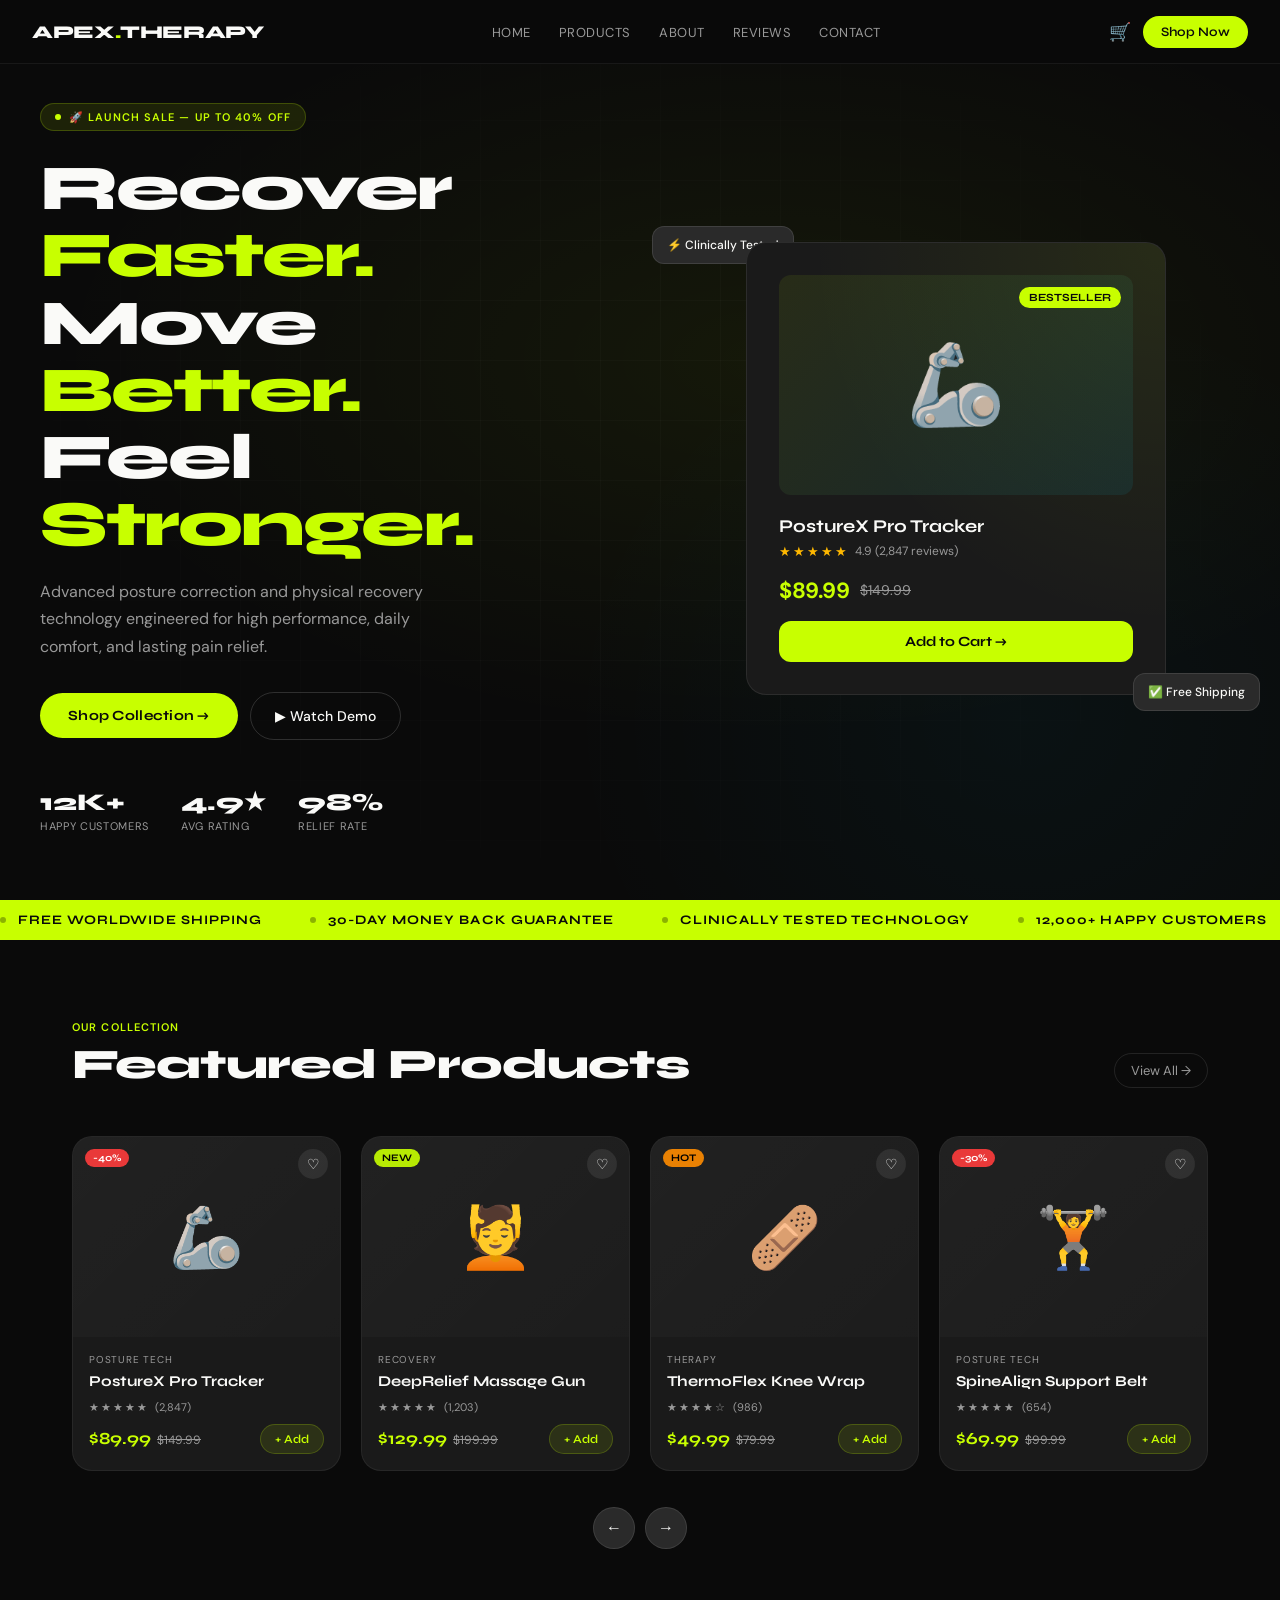
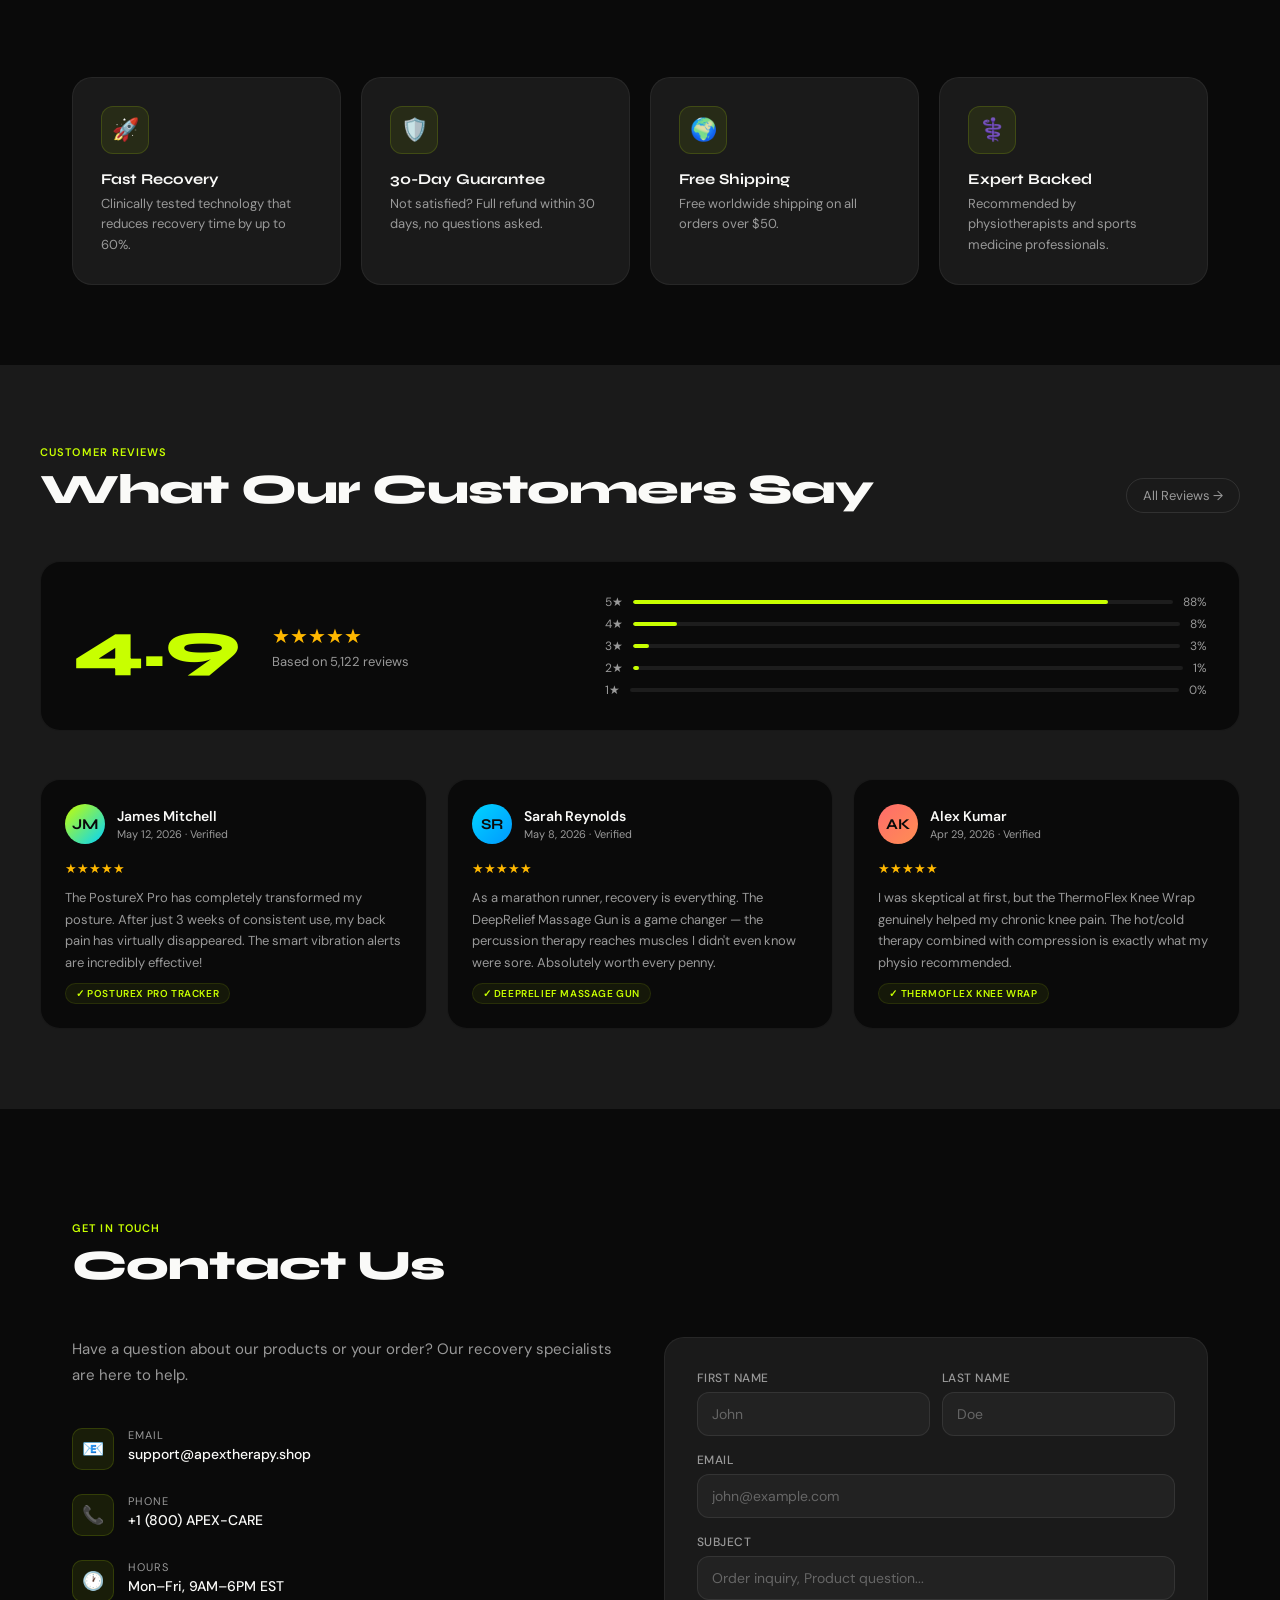
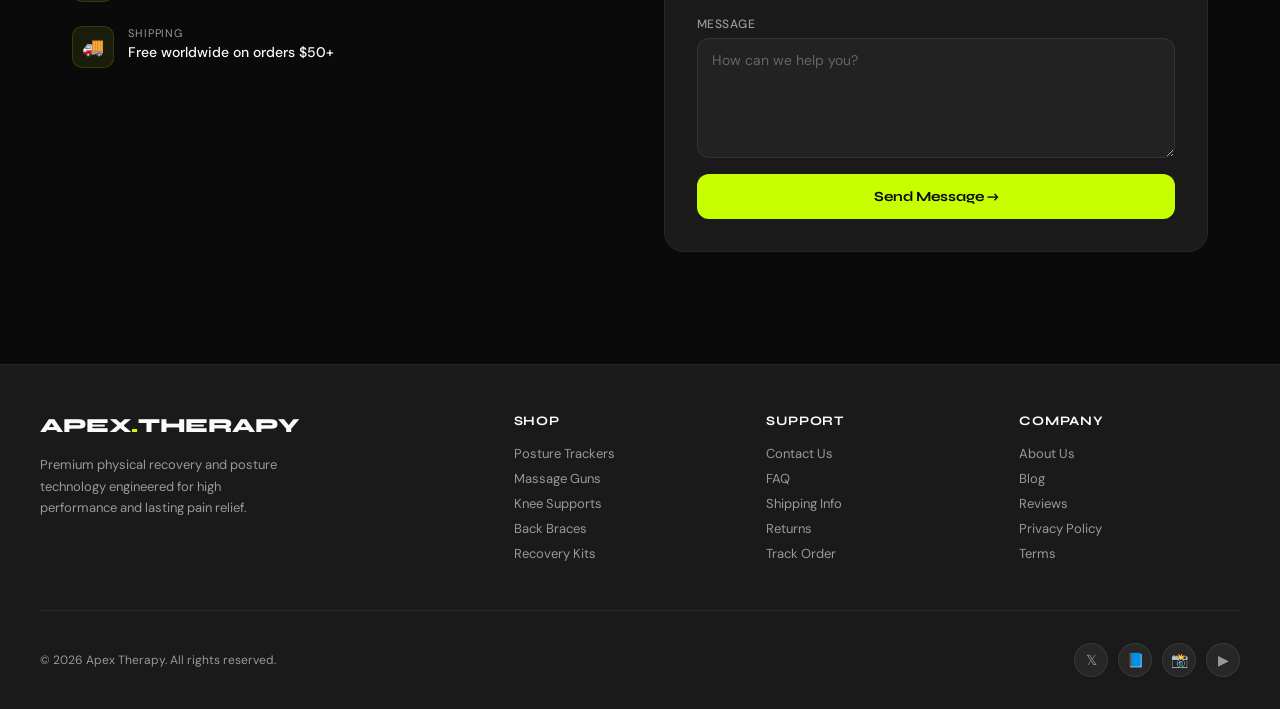
<file: index.html>
<!DOCTYPE html>
<html lang="en">
<head>
<meta charset="UTF-8">
<meta name="viewport" content="width=device-width, initial-scale=1.0">
<title>Apex Therapy — Premium Recovery Tech</title>
<link href="https://fonts.googleapis.com/css2?family=Syne:wght@400;500;600;700;800&family=DM+Sans:wght@300;400;500&display=swap" rel="stylesheet">
<style>
*,*::before,*::after{box-sizing:border-box;margin:0;padding:0}
:root{
  --black:#0A0A0A;--white:#FAFAF8;--accent:#C8FF00;--accent2:#00D4FF;
  --gray:#1A1A1A;--gray2:#2A2A2A;--gray3:#666;--gray4:#999;
  --font-display:'Syne',sans-serif;--font-body:'DM Sans',sans-serif;
  --radius:12px;--radius-lg:20px;
}
html{scroll-behavior:smooth}
body{font-family:var(--font-body);background:var(--black);color:var(--white);overflow-x:hidden}

/* NAV */
nav{position:fixed;top:0;left:0;right:0;z-index:100;padding:0 2rem;height:64px;display:flex;align-items:center;justify-content:space-between;background:rgba(10,10,10,0.85);backdrop-filter:blur(16px);border-bottom:1px solid rgba(255,255,255,0.06)}
.nav-logo{font-family:var(--font-display);font-size:18px;font-weight:800;letter-spacing:-0.02em;color:var(--white)}
.nav-logo span{color:var(--accent)}
.nav-links{display:flex;gap:28px;list-style:none}
.nav-links a{font-size:13px;color:var(--gray4);text-decoration:none;transition:color 0.2s;letter-spacing:0.04em;text-transform:uppercase}
.nav-links a:hover{color:var(--white)}
.nav-cta{background:var(--accent);color:var(--black);font-size:13px;font-weight:600;padding:8px 18px;border-radius:100px;border:none;cursor:pointer;font-family:var(--font-display);letter-spacing:0.02em;transition:all 0.2s}
.nav-cta:hover{transform:translateY(-1px);box-shadow:0 8px 24px rgba(200,255,0,0.3)}
.nav-right{display:flex;align-items:center;gap:12px}
.cart-icon{font-size:18px;cursor:pointer;color:var(--gray4);transition:color 0.2s}
.cart-icon:hover{color:var(--white)}

/* HERO */
.hero{min-height:100vh;padding:100px 2rem 4rem;display:flex;align-items:center;position:relative;overflow:hidden}
.hero-bg{position:absolute;inset:0;background:radial-gradient(ellipse 80% 60% at 60% 40%,rgba(200,255,0,0.06) 0%,transparent 70%),radial-gradient(ellipse 60% 80% at 80% 80%,rgba(0,212,255,0.04) 0%,transparent 60%)}
.hero-grid{position:absolute;inset:0;background-image:linear-gradient(rgba(255,255,255,0.02) 1px,transparent 1px),linear-gradient(90deg,rgba(255,255,255,0.02) 1px,transparent 1px);background-size:60px 60px;mask-image:radial-gradient(ellipse at center,black 30%,transparent 80%)}
.hero-inner{max-width:1200px;margin:0 auto;width:100%;display:grid;grid-template-columns:1fr 1fr;gap:4rem;align-items:center;position:relative;z-index:1}
.hero-tag{display:inline-flex;align-items:center;gap:8px;background:rgba(200,255,0,0.1);border:1px solid rgba(200,255,0,0.2);color:var(--accent);font-size:11px;font-weight:600;letter-spacing:0.1em;text-transform:uppercase;padding:6px 14px;border-radius:100px;margin-bottom:1.5rem}
.hero-tag::before{content:'';width:6px;height:6px;border-radius:50%;background:var(--accent);animation:pulse 2s infinite}
@keyframes pulse{0%,100%{opacity:1;transform:scale(1)}50%{opacity:0.5;transform:scale(1.4)}}
.hero h1{font-family:var(--font-display);font-size:clamp(40px,5vw,68px);font-weight:800;line-height:1.05;letter-spacing:-0.03em;margin-bottom:1.25rem}
.hero h1 em{font-style:normal;color:var(--accent)}
.hero p{font-size:16px;color:var(--gray4);line-height:1.7;max-width:420px;margin-bottom:2rem}
.hero-actions{display:flex;gap:12px;align-items:center;margin-bottom:3rem}
.btn-primary{background:var(--accent);color:var(--black);font-size:14px;font-weight:700;padding:14px 28px;border-radius:100px;border:none;cursor:pointer;font-family:var(--font-display);transition:all 0.2s;letter-spacing:0.02em}
.btn-primary:hover{transform:translateY(-2px);box-shadow:0 12px 32px rgba(200,255,0,0.35)}
.btn-ghost{background:transparent;color:var(--white);font-size:14px;font-weight:500;padding:14px 24px;border-radius:100px;border:1px solid rgba(255,255,255,0.15);cursor:pointer;font-family:var(--font-body);transition:all 0.2s;display:flex;align-items:center;gap:8px}
.btn-ghost:hover{border-color:rgba(255,255,255,0.4);background:rgba(255,255,255,0.05)}
.hero-stats{display:flex;gap:2rem}
.stat{display:flex;flex-direction:column;gap:2px}
.stat-num{font-family:var(--font-display);font-size:24px;font-weight:800;color:var(--white)}
.stat-label{font-size:11px;color:var(--gray4);text-transform:uppercase;letter-spacing:0.06em}
.hero-visual{position:relative;display:flex;align-items:center;justify-content:center}
.hero-card-main{background:var(--gray);border:1px solid rgba(255,255,255,0.08);border-radius:var(--radius-lg);padding:2rem;width:100%;max-width:420px;position:relative;overflow:hidden}
.hero-card-main::before{content:'';position:absolute;inset:0;background:radial-gradient(ellipse at top right,rgba(200,255,0,0.08),transparent 60%)}
.hero-product-img{width:100%;height:220px;background:linear-gradient(135deg,rgba(200,255,0,0.08),rgba(0,212,255,0.08));border-radius:var(--radius);display:flex;align-items:center;justify-content:center;font-size:80px;margin-bottom:1.25rem;position:relative}
.hero-product-badge{position:absolute;top:12px;right:12px;background:var(--accent);color:var(--black);font-size:11px;font-weight:700;padding:4px 10px;border-radius:100px;font-family:var(--font-display)}
.hero-product-name{font-family:var(--font-display);font-size:18px;font-weight:700;margin-bottom:6px}
.hero-product-price{display:flex;align-items:center;gap:10px;margin-bottom:1rem}
.price-new{font-size:22px;font-weight:700;color:var(--accent)}
.price-old{font-size:14px;color:var(--gray4);text-decoration:line-through}
.hero-stars{display:flex;align-items:center;gap:6px;margin-bottom:1rem}
.stars{color:#FFB800;font-size:13px;letter-spacing:2px}
.stars-count{font-size:12px;color:var(--gray4)}
.hero-add-btn{width:100%;background:var(--accent);color:var(--black);font-size:14px;font-weight:700;padding:12px;border-radius:var(--radius);border:none;cursor:pointer;font-family:var(--font-display);transition:all 0.2s}
.hero-add-btn:hover{opacity:0.9}
.float-badge{position:absolute;background:var(--gray2);border:1px solid rgba(255,255,255,0.1);border-radius:var(--radius);padding:10px 14px;font-size:12px;font-weight:500;display:flex;align-items:center;gap:8px;backdrop-filter:blur(8px)}
.float-badge.top-left{top:-16px;left:-20px;animation:float1 3s ease-in-out infinite}
.float-badge.bottom-right{bottom:-16px;right:-20px;animation:float2 3s ease-in-out infinite 1.5s}
@keyframes float1{0%,100%{transform:translateY(0)}50%{transform:translateY(-8px)}}
@keyframes float2{0%,100%{transform:translateY(0)}50%{transform:translateY(8px)}}

/* MARQUEE */
.marquee-wrap{background:var(--accent);padding:12px 0;overflow:hidden}
.marquee-track{display:flex;gap:3rem;animation:marquee 20s linear infinite;width:max-content}
.marquee-item{font-family:var(--font-display);font-size:13px;font-weight:700;color:var(--black);text-transform:uppercase;letter-spacing:0.08em;white-space:nowrap;display:flex;align-items:center;gap:12px}
.marquee-dot{width:6px;height:6px;border-radius:50%;background:rgba(0,0,0,0.3);flex-shrink:0}
@keyframes marquee{0%{transform:translateX(0)}100%{transform:translateX(-50%)}}

/* SECTIONS */
.section{padding:5rem 2rem;max-width:1200px;margin:0 auto}
.section-header{display:flex;align-items:flex-end;justify-content:space-between;margin-bottom:3rem}
.section-label{font-size:11px;font-weight:600;letter-spacing:0.1em;text-transform:uppercase;color:var(--accent);margin-bottom:8px}
.section-title{font-family:var(--font-display);font-size:clamp(28px,4vw,42px);font-weight:800;letter-spacing:-0.02em;line-height:1.1}
.section-link{font-size:13px;color:var(--gray4);text-decoration:none;display:flex;align-items:center;gap:6px;border:1px solid rgba(255,255,255,0.1);padding:8px 16px;border-radius:100px;transition:all 0.2s;white-space:nowrap}
.section-link:hover{color:var(--white);border-color:rgba(255,255,255,0.3)}

/* PRODUCT SLIDER */
.slider-wrap{position:relative;overflow:hidden}
.slider-track{display:flex;gap:20px;transition:transform 0.5s cubic-bezier(0.25,0.46,0.45,0.94);padding-bottom:4px}
.product-card{flex:0 0 calc(25% - 15px);background:var(--gray);border:1px solid rgba(255,255,255,0.06);border-radius:var(--radius-lg);overflow:hidden;transition:all 0.3s;cursor:pointer}
.product-card:hover{border-color:rgba(200,255,0,0.2);transform:translateY(-4px);box-shadow:0 20px 40px rgba(0,0,0,0.4)}
.product-thumb{height:200px;display:flex;align-items:center;justify-content:center;font-size:60px;position:relative;background:linear-gradient(135deg,rgba(255,255,255,0.03),rgba(255,255,255,0.01))}
.product-badge{position:absolute;top:12px;left:12px;font-size:10px;font-weight:700;padding:3px 8px;border-radius:100px;font-family:var(--font-display)}
.badge-sale{background:rgba(255,60,60,0.9);color:#fff}
.badge-new{background:rgba(200,255,0,0.9);color:#000}
.badge-hot{background:rgba(255,140,0,0.9);color:#000}
.product-wish{position:absolute;top:12px;right:12px;width:30px;height:30px;border-radius:50%;background:rgba(255,255,255,0.08);display:flex;align-items:center;justify-content:center;font-size:14px;cursor:pointer;transition:all 0.2s}
.product-wish:hover{background:rgba(255,60,60,0.2)}
.product-body{padding:16px}
.product-cat{font-size:10px;letter-spacing:0.08em;text-transform:uppercase;color:var(--gray4);margin-bottom:6px}
.product-name{font-family:var(--font-display);font-size:15px;font-weight:700;margin-bottom:8px;line-height:1.3}
.product-stars{display:flex;align-items:center;gap:6px;margin-bottom:10px}
.product-stars .stars{font-size:11px}
.product-stars span{font-size:11px;color:var(--gray4)}
.product-footer{display:flex;align-items:center;justify-content:space-between}
.product-price{font-family:var(--font-display);font-size:17px;font-weight:700;color:var(--accent)}
.product-price-old{font-size:12px;color:var(--gray4);text-decoration:line-through;margin-left:6px;font-weight:400}
.product-add{background:rgba(200,255,0,0.1);color:var(--accent);border:1px solid rgba(200,255,0,0.2);font-size:12px;font-weight:600;padding:7px 14px;border-radius:100px;cursor:pointer;font-family:var(--font-display);transition:all 0.2s}
.product-add:hover{background:var(--accent);color:var(--black)}
.slider-nav{display:flex;gap:10px;justify-content:center;margin-top:2rem}
.slider-btn{width:42px;height:42px;border-radius:50%;background:var(--gray2);border:1px solid rgba(255,255,255,0.1);color:var(--white);font-size:16px;cursor:pointer;transition:all 0.2s;display:flex;align-items:center;justify-content:center}
.slider-btn:hover{background:var(--accent);color:var(--black);border-color:var(--accent)}

/* FEATURES */
.features-grid{display:grid;grid-template-columns:repeat(4,1fr);gap:20px;padding:3rem 2rem;max-width:1200px;margin:0 auto}
.feature-card{background:var(--gray);border:1px solid rgba(255,255,255,0.06);border-radius:var(--radius-lg);padding:1.75rem;transition:all 0.3s}
.feature-card:hover{border-color:rgba(200,255,0,0.15);transform:translateY(-3px)}
.feature-icon{width:48px;height:48px;border-radius:12px;background:rgba(200,255,0,0.08);border:1px solid rgba(200,255,0,0.15);display:flex;align-items:center;justify-content:center;font-size:22px;margin-bottom:1rem}
.feature-title{font-family:var(--font-display);font-size:15px;font-weight:700;margin-bottom:6px}
.feature-desc{font-size:13px;color:var(--gray4);line-height:1.6}

/* REVIEWS */
.reviews-section{background:var(--gray);padding:5rem 2rem;margin:2rem 0}
.reviews-inner{max-width:1200px;margin:0 auto}
.reviews-grid{display:grid;grid-template-columns:repeat(3,1fr);gap:20px;margin-top:3rem}
.review-card{background:var(--black);border:1px solid rgba(255,255,255,0.06);border-radius:var(--radius-lg);padding:1.5rem;transition:all 0.3s}
.review-card:hover{border-color:rgba(200,255,0,0.1)}
.review-header{display:flex;align-items:center;gap:12px;margin-bottom:1rem}
.reviewer-avatar{width:40px;height:40px;border-radius:50%;background:linear-gradient(135deg,var(--accent),var(--accent2));display:flex;align-items:center;justify-content:center;font-size:15px;font-weight:700;color:var(--black);font-family:var(--font-display);flex-shrink:0}
.reviewer-name{font-weight:600;font-size:14px;margin-bottom:2px}
.reviewer-date{font-size:11px;color:var(--gray4)}
.review-stars{color:#FFB800;font-size:13px;margin-bottom:10px}
.review-text{font-size:13px;color:var(--gray4);line-height:1.65}
.review-product{display:inline-flex;align-items:center;gap:6px;background:rgba(200,255,0,0.06);border:1px solid rgba(200,255,0,0.1);color:var(--accent);font-size:10px;font-weight:600;padding:3px 10px;border-radius:100px;margin-top:10px;letter-spacing:0.06em;text-transform:uppercase}
.overall-rating{display:flex;align-items:center;gap:2rem;background:var(--black);border:1px solid rgba(255,255,255,0.06);border-radius:var(--radius-lg);padding:2rem;margin-bottom:3rem}
.big-rating{font-family:var(--font-display);font-size:64px;font-weight:800;color:var(--accent);line-height:1}
.rating-details{flex:1}
.rating-stars-big{color:#FFB800;font-size:20px;margin-bottom:4px}
.rating-count{font-size:13px;color:var(--gray4)}
.rating-bars{flex:2;display:flex;flex-direction:column;gap:6px}
.rating-bar-row{display:flex;align-items:center;gap:10px;font-size:12px;color:var(--gray4)}
.rating-bar-track{flex:1;height:4px;background:rgba(255,255,255,0.08);border-radius:100px;overflow:hidden}
.rating-bar-fill{height:100%;border-radius:100px;background:var(--accent)}

/* CONTACT */
.contact-section{padding:5rem 2rem;max-width:1200px;margin:0 auto}
.contact-grid{display:grid;grid-template-columns:1fr 1fr;gap:3rem;align-items:start}
.contact-info{display:flex;flex-direction:column;gap:1.5rem}
.contact-item{display:flex;align-items:flex-start;gap:14px}
.contact-icon{width:42px;height:42px;border-radius:10px;background:rgba(200,255,0,0.08);border:1px solid rgba(200,255,0,0.15);display:flex;align-items:center;justify-content:center;font-size:18px;flex-shrink:0}
.contact-label{font-size:11px;text-transform:uppercase;letter-spacing:0.08em;color:var(--gray4);margin-bottom:3px}
.contact-value{font-size:14px;font-weight:500}
.contact-form{background:var(--gray);border:1px solid rgba(255,255,255,0.06);border-radius:var(--radius-lg);padding:2rem;display:flex;flex-direction:column;gap:16px}
.form-row{display:grid;grid-template-columns:1fr 1fr;gap:12px}
.form-group{display:flex;flex-direction:column;gap:6px}
.form-label{font-size:12px;font-weight:500;color:var(--gray4);letter-spacing:0.04em;text-transform:uppercase}
.form-input{background:rgba(255,255,255,0.04);border:1px solid rgba(255,255,255,0.08);border-radius:var(--radius);padding:12px 14px;color:var(--white);font-size:14px;font-family:var(--font-body);transition:border-color 0.2s;outline:none}
.form-input:focus{border-color:rgba(200,255,0,0.3)}
.form-input::placeholder{color:var(--gray3)}
textarea.form-input{min-height:120px;resize:vertical}
.submit-btn{background:var(--accent);color:var(--black);font-size:14px;font-weight:700;padding:14px;border-radius:var(--radius);border:none;cursor:pointer;font-family:var(--font-display);transition:all 0.2s}
.submit-btn:hover{opacity:0.9;transform:translateY(-1px)}

/* FOOTER */
footer{background:var(--gray);border-top:1px solid rgba(255,255,255,0.06);padding:3rem 2rem 2rem;margin-top:2rem}
.footer-inner{max-width:1200px;margin:0 auto}
.footer-top{display:grid;grid-template-columns:2fr 1fr 1fr 1fr;gap:2rem;margin-bottom:3rem}
.footer-brand p{font-size:13px;color:var(--gray4);line-height:1.65;max-width:260px;margin-top:1rem}
.footer-title{font-family:var(--font-display);font-size:13px;font-weight:700;letter-spacing:0.06em;text-transform:uppercase;margin-bottom:1rem;color:var(--white)}
.footer-links{display:flex;flex-direction:column;gap:8px}
.footer-links a{font-size:13px;color:var(--gray4);text-decoration:none;transition:color 0.2s}
.footer-links a:hover{color:var(--accent)}
.footer-bottom{display:flex;align-items:center;justify-content:space-between;padding-top:2rem;border-top:1px solid rgba(255,255,255,0.06)}
.footer-copy{font-size:12px;color:var(--gray4)}
.footer-social{display:flex;gap:10px}
.social-btn{width:34px;height:34px;border-radius:50%;background:rgba(255,255,255,0.06);border:1px solid rgba(255,255,255,0.08);display:flex;align-items:center;justify-content:center;font-size:14px;cursor:pointer;transition:all 0.2s;text-decoration:none;color:var(--gray4)}
.social-btn:hover{background:var(--accent);color:var(--black);border-color:var(--accent)}

@media(max-width:768px){
  .hero-inner{grid-template-columns:1fr}
  .hero-visual{display:none}
  .product-card{flex:0 0 calc(80% - 10px)}
  .features-grid{grid-template-columns:1fr 1fr}
  .reviews-grid{grid-template-columns:1fr}
  .contact-grid{grid-template-columns:1fr}
  .footer-top{grid-template-columns:1fr 1fr}
  .nav-links{display:none}
  .form-row{grid-template-columns:1fr}
  .overall-rating{flex-direction:column;gap:1rem}
}
</style>
</head>
<body>

<nav>
  <div class="nav-logo">APEX<span>.</span>THERAPY</div>
  <ul class="nav-links">
    <li><a href="#">Home</a></li>
    <li><a href="#">Products</a></li>
    <li><a href="#">About</a></li>
    <li><a href="#">Reviews</a></li>
    <li><a href="#">Contact</a></li>
  </ul>
  <div class="nav-right">
    <span class="cart-icon">🛒</span>
    <button class="nav-cta">Shop Now</button>
  </div>
</nav>

<section class="hero">
  <div class="hero-bg"></div>
  <div class="hero-grid"></div>
  <div class="hero-inner">
    <div class="hero-content">
      <div class="hero-tag">🚀 Launch Sale — Up to 40% Off</div>
      <h1>Recover <em>Faster.</em><br>Move <em>Better.</em><br>Feel <em>Stronger.</em></h1>
      <p>Advanced posture correction and physical recovery technology engineered for high performance, daily comfort, and lasting pain relief.</p>
      <div class="hero-actions">
        <button class="btn-primary">Shop Collection →</button>
        <button class="btn-ghost">▶ Watch Demo</button>
      </div>
      <div class="hero-stats">
        <div class="stat"><span class="stat-num">12K+</span><span class="stat-label">Happy Customers</span></div>
        <div class="stat"><span class="stat-num">4.9★</span><span class="stat-label">Avg Rating</span></div>
        <div class="stat"><span class="stat-num">98%</span><span class="stat-label">Relief Rate</span></div>
      </div>
    </div>
    <div class="hero-visual">
      <div class="float-badge top-left">⚡ Clinically Tested</div>
      <div class="hero-card-main">
        <div class="hero-product-img">🦾<span class="hero-product-badge">BESTSELLER</span></div>
        <div class="hero-product-name">PostureX Pro Tracker</div>
        <div class="hero-stars"><span class="stars">★★★★★</span><span class="stars-count">4.9 (2,847 reviews)</span></div>
        <div class="hero-product-price"><span class="price-new">$89.99</span><span class="price-old">$149.99</span></div>
        <button class="hero-add-btn">Add to Cart →</button>
      </div>
      <div class="float-badge bottom-right">✅ Free Shipping</div>
    </div>
  </div>
</section>

<div class="marquee-wrap">
  <div class="marquee-track">
    <span class="marquee-item"><span class="marquee-dot"></span>Free Worldwide Shipping</span>
    <span class="marquee-item"><span class="marquee-dot"></span>30-Day Money Back Guarantee</span>
    <span class="marquee-item"><span class="marquee-dot"></span>Clinically Tested Technology</span>
    <span class="marquee-item"><span class="marquee-dot"></span>12,000+ Happy Customers</span>
    <span class="marquee-item"><span class="marquee-dot"></span>Premium Recovery Gear</span>
    <span class="marquee-item"><span class="marquee-dot"></span>Free Worldwide Shipping</span>
    <span class="marquee-item"><span class="marquee-dot"></span>30-Day Money Back Guarantee</span>
    <span class="marquee-item"><span class="marquee-dot"></span>Clinically Tested Technology</span>
    <span class="marquee-item"><span class="marquee-dot"></span>12,000+ Happy Customers</span>
    <span class="marquee-item"><span class="marquee-dot"></span>Premium Recovery Gear</span>
  </div>
</div>

<div style="padding:5rem 2rem 0;max-width:1200px;margin:0 auto">
  <div class="section-header">
    <div><div class="section-label">Our Collection</div><div class="section-title">Featured Products</div></div>
    <a href="#" class="section-link">View All →</a>
  </div>
</div>
<div style="padding:0 2rem 5rem;max-width:1200px;margin:0 auto">
  <div class="slider-wrap">
    <div class="slider-track" id="sliderTrack">
      <div class="product-card"><div class="product-thumb">🦾<span class="product-badge badge-sale">-40%</span><span class="product-wish">♡</span></div><div class="product-body"><div class="product-cat">Posture Tech</div><div class="product-name">PostureX Pro Tracker</div><div class="product-stars"><span class="stars">★★★★★</span><span>(2,847)</span></div><div class="product-footer"><div><span class="product-price">$89.99</span><span class="product-price-old">$149.99</span></div><button class="product-add">+ Add</button></div></div></div>
      <div class="product-card"><div class="product-thumb">💆<span class="product-badge badge-new">NEW</span><span class="product-wish">♡</span></div><div class="product-body"><div class="product-cat">Recovery</div><div class="product-name">DeepRelief Massage Gun</div><div class="product-stars"><span class="stars">★★★★★</span><span>(1,203)</span></div><div class="product-footer"><div><span class="product-price">$129.99</span><span class="product-price-old">$199.99</span></div><button class="product-add">+ Add</button></div></div></div>
      <div class="product-card"><div class="product-thumb">🩹<span class="product-badge badge-hot">HOT</span><span class="product-wish">♡</span></div><div class="product-body"><div class="product-cat">Therapy</div><div class="product-name">ThermoFlex Knee Wrap</div><div class="product-stars"><span class="stars">★★★★☆</span><span>(986)</span></div><div class="product-footer"><div><span class="product-price">$49.99</span><span class="product-price-old">$79.99</span></div><button class="product-add">+ Add</button></div></div></div>
      <div class="product-card"><div class="product-thumb">🏋️<span class="product-badge badge-sale">-30%</span><span class="product-wish">♡</span></div><div class="product-body"><div class="product-cat">Posture Tech</div><div class="product-name">SpineAlign Support Belt</div><div class="product-stars"><span class="stars">★★★★★</span><span>(654)</span></div><div class="product-footer"><div><span class="product-price">$69.99</span><span class="product-price-old">$99.99</span></div><button class="product-add">+ Add</button></div></div></div>
      <div class="product-card"><div class="product-thumb">🔥<span class="product-badge badge-new">NEW</span><span class="product-wish">♡</span></div><div class="product-body"><div class="product-cat">Recovery</div><div class="product-name">CryoTherapy Ice Pack Pro</div><div class="product-stars"><span class="stars">★★★★★</span><span>(432)</span></div><div class="product-footer"><div><span class="product-price">$34.99</span><span class="product-price-old">$54.99</span></div><button class="product-add">+ Add</button></div></div></div>
    </div>
  </div>
  <div class="slider-nav">
    <button class="slider-btn" onclick="slide(-1)">←</button>
    <button class="slider-btn" onclick="slide(1)">→</button>
  </div>
</div>

<div class="features-grid">
  <div class="feature-card"><div class="feature-icon">🚀</div><div class="feature-title">Fast Recovery</div><div class="feature-desc">Clinically tested technology that reduces recovery time by up to 60%.</div></div>
  <div class="feature-card"><div class="feature-icon">🛡️</div><div class="feature-title">30-Day Guarantee</div><div class="feature-desc">Not satisfied? Full refund within 30 days, no questions asked.</div></div>
  <div class="feature-card"><div class="feature-icon">🌍</div><div class="feature-title">Free Shipping</div><div class="feature-desc">Free worldwide shipping on all orders over $50.</div></div>
  <div class="feature-card"><div class="feature-icon">⚕️</div><div class="feature-title">Expert Backed</div><div class="feature-desc">Recommended by physiotherapists and sports medicine professionals.</div></div>
</div>

<div class="reviews-section">
  <div class="reviews-inner">
    <div class="section-header">
      <div><div class="section-label">Customer Reviews</div><div class="section-title">What Our Customers Say</div></div>
      <a href="#" class="section-link">All Reviews →</a>
    </div>
    <div class="overall-rating">
      <div class="big-rating">4.9</div>
      <div class="rating-details"><div class="rating-stars-big">★★★★★</div><div class="rating-count">Based on 5,122 reviews</div></div>
      <div class="rating-bars">
        <div class="rating-bar-row"><span>5★</span><div class="rating-bar-track"><div class="rating-bar-fill" style="width:88%"></div></div><span>88%</span></div>
        <div class="rating-bar-row"><span>4★</span><div class="rating-bar-track"><div class="rating-bar-fill" style="width:8%"></div></div><span>8%</span></div>
        <div class="rating-bar-row"><span>3★</span><div class="rating-bar-track"><div class="rating-bar-fill" style="width:3%"></div></div><span>3%</span></div>
        <div class="rating-bar-row"><span>2★</span><div class="rating-bar-track"><div class="rating-bar-fill" style="width:1%"></div></div><span>1%</span></div>
        <div class="rating-bar-row"><span>1★</span><div class="rating-bar-track"><div class="rating-bar-fill" style="width:0%"></div></div><span>0%</span></div>
      </div>
    </div>
    <div class="reviews-grid">
      <div class="review-card"><div class="review-header"><div class="reviewer-avatar">JM</div><div><div class="reviewer-name">James Mitchell</div><div class="reviewer-date">May 12, 2026 · Verified</div></div></div><div class="review-stars">★★★★★</div><div class="review-text">The PostureX Pro has completely transformed my posture. After just 3 weeks of consistent use, my back pain has virtually disappeared. The smart vibration alerts are incredibly effective!</div><span class="review-product">✓ PostureX Pro Tracker</span></div>
      <div class="review-card"><div class="review-header"><div class="reviewer-avatar" style="background:linear-gradient(135deg,#00D4FF,#0099FF)">SR</div><div><div class="reviewer-name">Sarah Reynolds</div><div class="reviewer-date">May 8, 2026 · Verified</div></div></div><div class="review-stars">★★★★★</div><div class="review-text">As a marathon runner, recovery is everything. The DeepRelief Massage Gun is a game changer — the percussion therapy reaches muscles I didn't even know were sore. Absolutely worth every penny.</div><span class="review-product">✓ DeepRelief Massage Gun</span></div>
      <div class="review-card"><div class="review-header"><div class="reviewer-avatar" style="background:linear-gradient(135deg,#FF6B6B,#FF8E53)">AK</div><div><div class="reviewer-name">Alex Kumar</div><div class="reviewer-date">Apr 29, 2026 · Verified</div></div></div><div class="review-stars">★★★★★</div><div class="review-text">I was skeptical at first, but the ThermoFlex Knee Wrap genuinely helped my chronic knee pain. The hot/cold therapy combined with compression is exactly what my physio recommended.</div><span class="review-product">✓ ThermoFlex Knee Wrap</span></div>
    </div>
  </div>
</div>

<div class="contact-section">
  <div class="section-header">
    <div><div class="section-label">Get In Touch</div><div class="section-title">Contact Us</div></div>
  </div>
  <div class="contact-grid">
    <div class="contact-info">
      <p style="font-size:15px;color:var(--gray4);line-height:1.7;margin-bottom:1rem">Have a question about our products or your order? Our recovery specialists are here to help.</p>
      <div class="contact-item"><div class="contact-icon">📧</div><div><div class="contact-label">Email</div><div class="contact-value">support@apextherapy.shop</div></div></div>
      <div class="contact-item"><div class="contact-icon">📞</div><div><div class="contact-label">Phone</div><div class="contact-value">+1 (800) APEX-CARE</div></div></div>
      <div class="contact-item"><div class="contact-icon">🕐</div><div><div class="contact-label">Hours</div><div class="contact-value">Mon–Fri, 9AM–6PM EST</div></div></div>
      <div class="contact-item"><div class="contact-icon">🚚</div><div><div class="contact-label">Shipping</div><div class="contact-value">Free worldwide on orders $50+</div></div></div>
    </div>
    <div class="contact-form">
      <div class="form-row">
        <div class="form-group"><label class="form-label">First Name</label><input class="form-input" placeholder="John"/></div>
        <div class="form-group"><label class="form-label">Last Name</label><input class="form-input" placeholder="Doe"/></div>
      </div>
      <div class="form-group"><label class="form-label">Email</label><input class="form-input" placeholder="john@example.com"/></div>
      <div class="form-group"><label class="form-label">Subject</label><input class="form-input" placeholder="Order inquiry, Product question..."/></div>
      <div class="form-group"><label class="form-label">Message</label><textarea class="form-input" placeholder="How can we help you?"></textarea></div>
      <button class="submit-btn">Send Message →</button>
    </div>
  </div>
</div>

<footer>
  <div class="footer-inner">
    <div class="footer-top">
      <div class="footer-brand">
        <div class="nav-logo" style="font-size:20px">APEX<span style="color:var(--accent)">.</span>THERAPY</div>
        <p>Premium physical recovery and posture technology engineered for high performance and lasting pain relief.</p>
      </div>
      <div><div class="footer-title">Shop</div><div class="footer-links"><a href="#">Posture Trackers</a><a href="#">Massage Guns</a><a href="#">Knee Supports</a><a href="#">Back Braces</a><a href="#">Recovery Kits</a></div></div>
      <div><div class="footer-title">Support</div><div class="footer-links"><a href="#">Contact Us</a><a href="#">FAQ</a><a href="#">Shipping Info</a><a href="#">Returns</a><a href="#">Track Order</a></div></div>
      <div><div class="footer-title">Company</div><div class="footer-links"><a href="#">About Us</a><a href="#">Blog</a><a href="#">Reviews</a><a href="#">Privacy Policy</a><a href="#">Terms</a></div></div>
    </div>
    <div class="footer-bottom">
      <div class="footer-copy">© 2026 Apex Therapy. All rights reserved.</div>
      <div class="footer-social">
        <a href="#" class="social-btn">𝕏</a>
        <a href="#" class="social-btn">📘</a>
        <a href="#" class="social-btn">📸</a>
        <a href="#" class="social-btn">▶</a>
      </div>
    </div>
  </div>
</footer>

<script>
let pos=0;
const track=document.getElementById('sliderTrack');
const cards=track.querySelectorAll('.product-card');
function getCardWidth(){return cards[0].offsetWidth+20}
const maxPos=cards.length-4;
function slide(dir){
  pos=Math.max(0,Math.min(maxPos,pos+dir));
  track.style.transform=`translateX(-${pos*getCardWidth()}px)`;
}
</script>
</body>
</html>
</file>
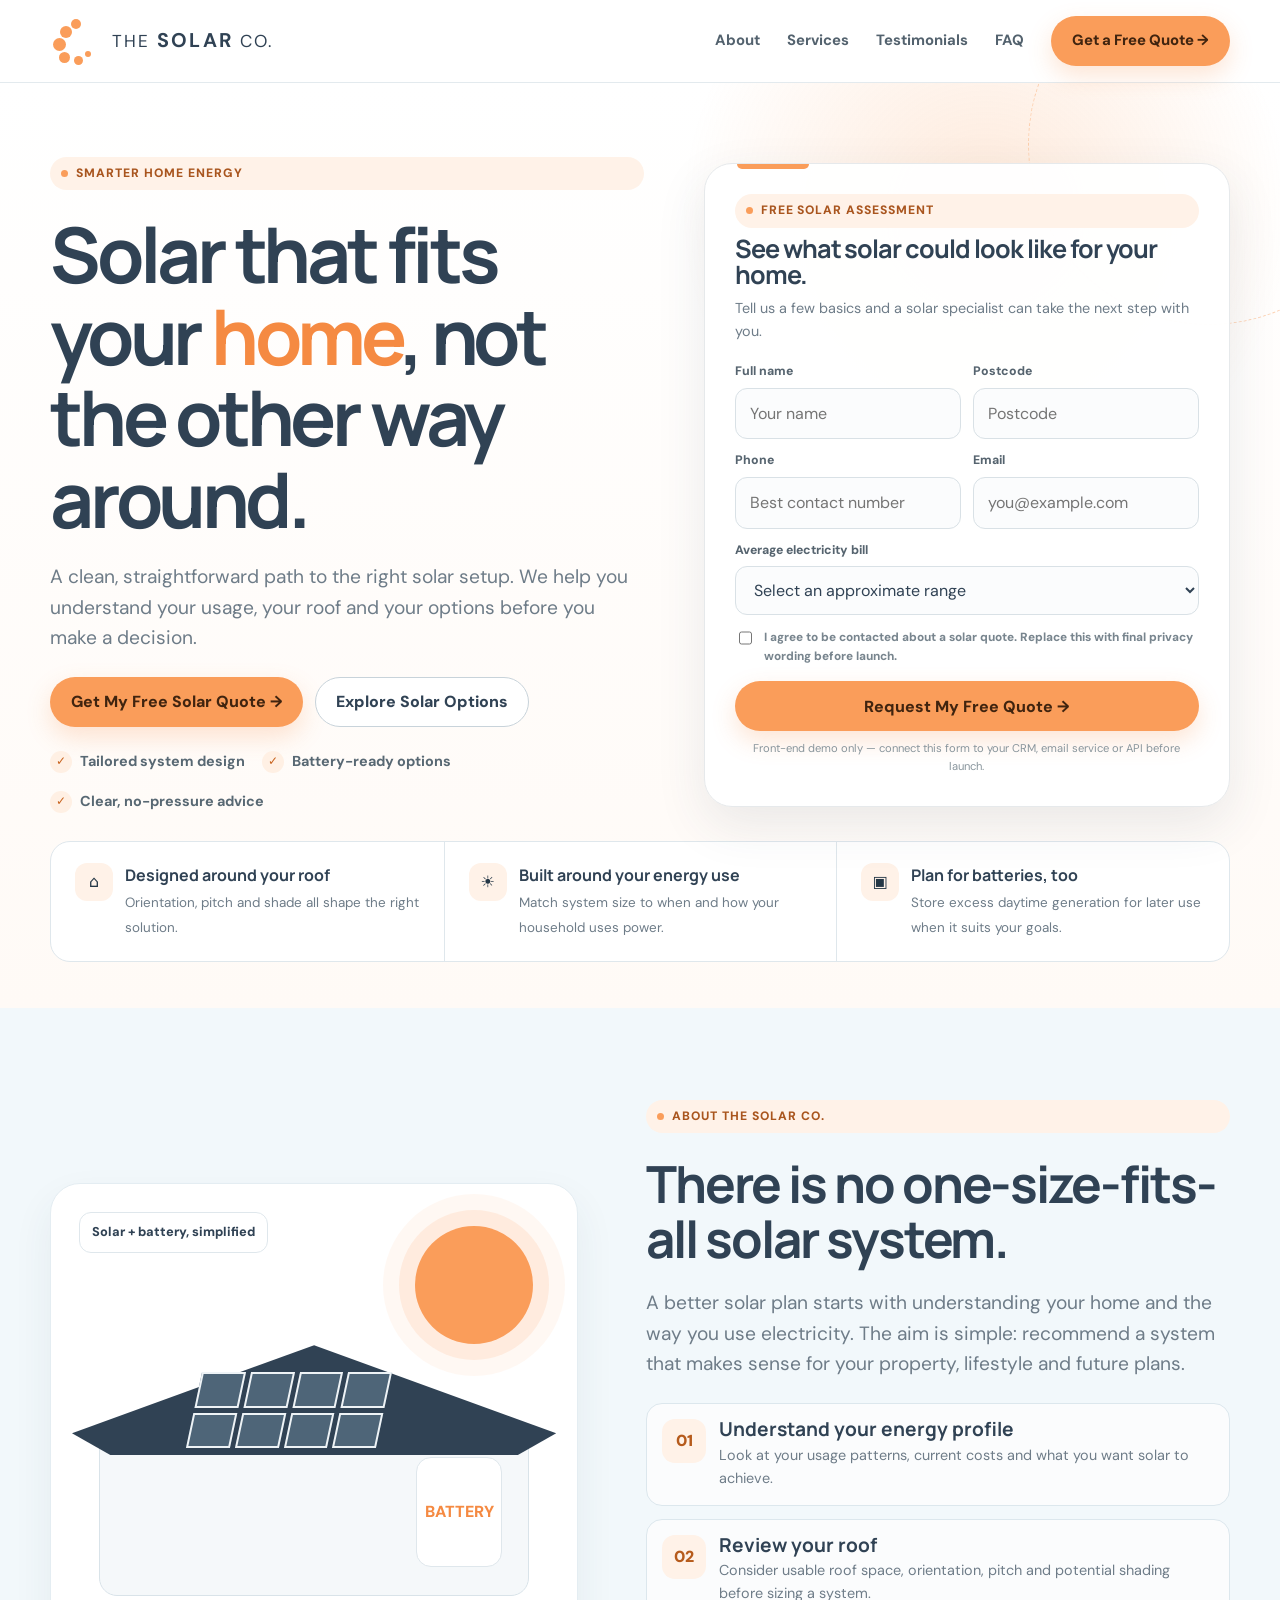
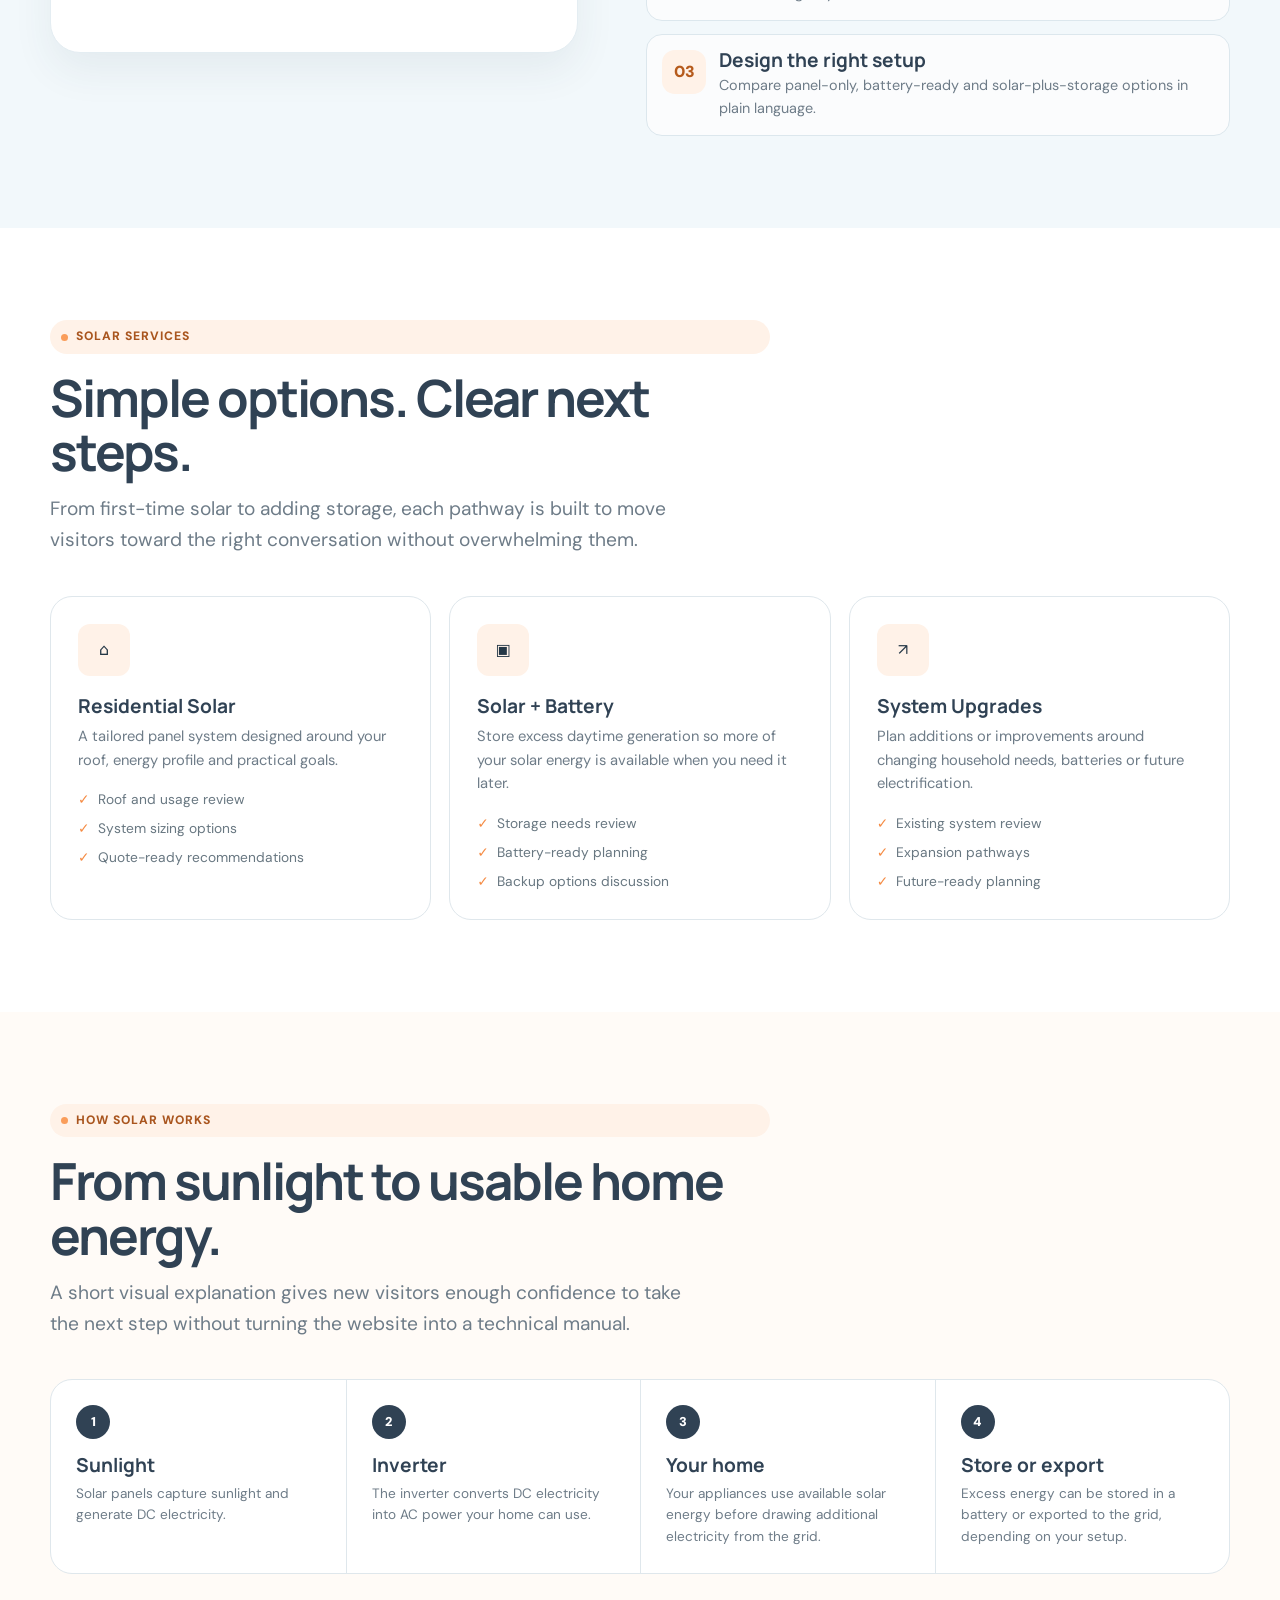
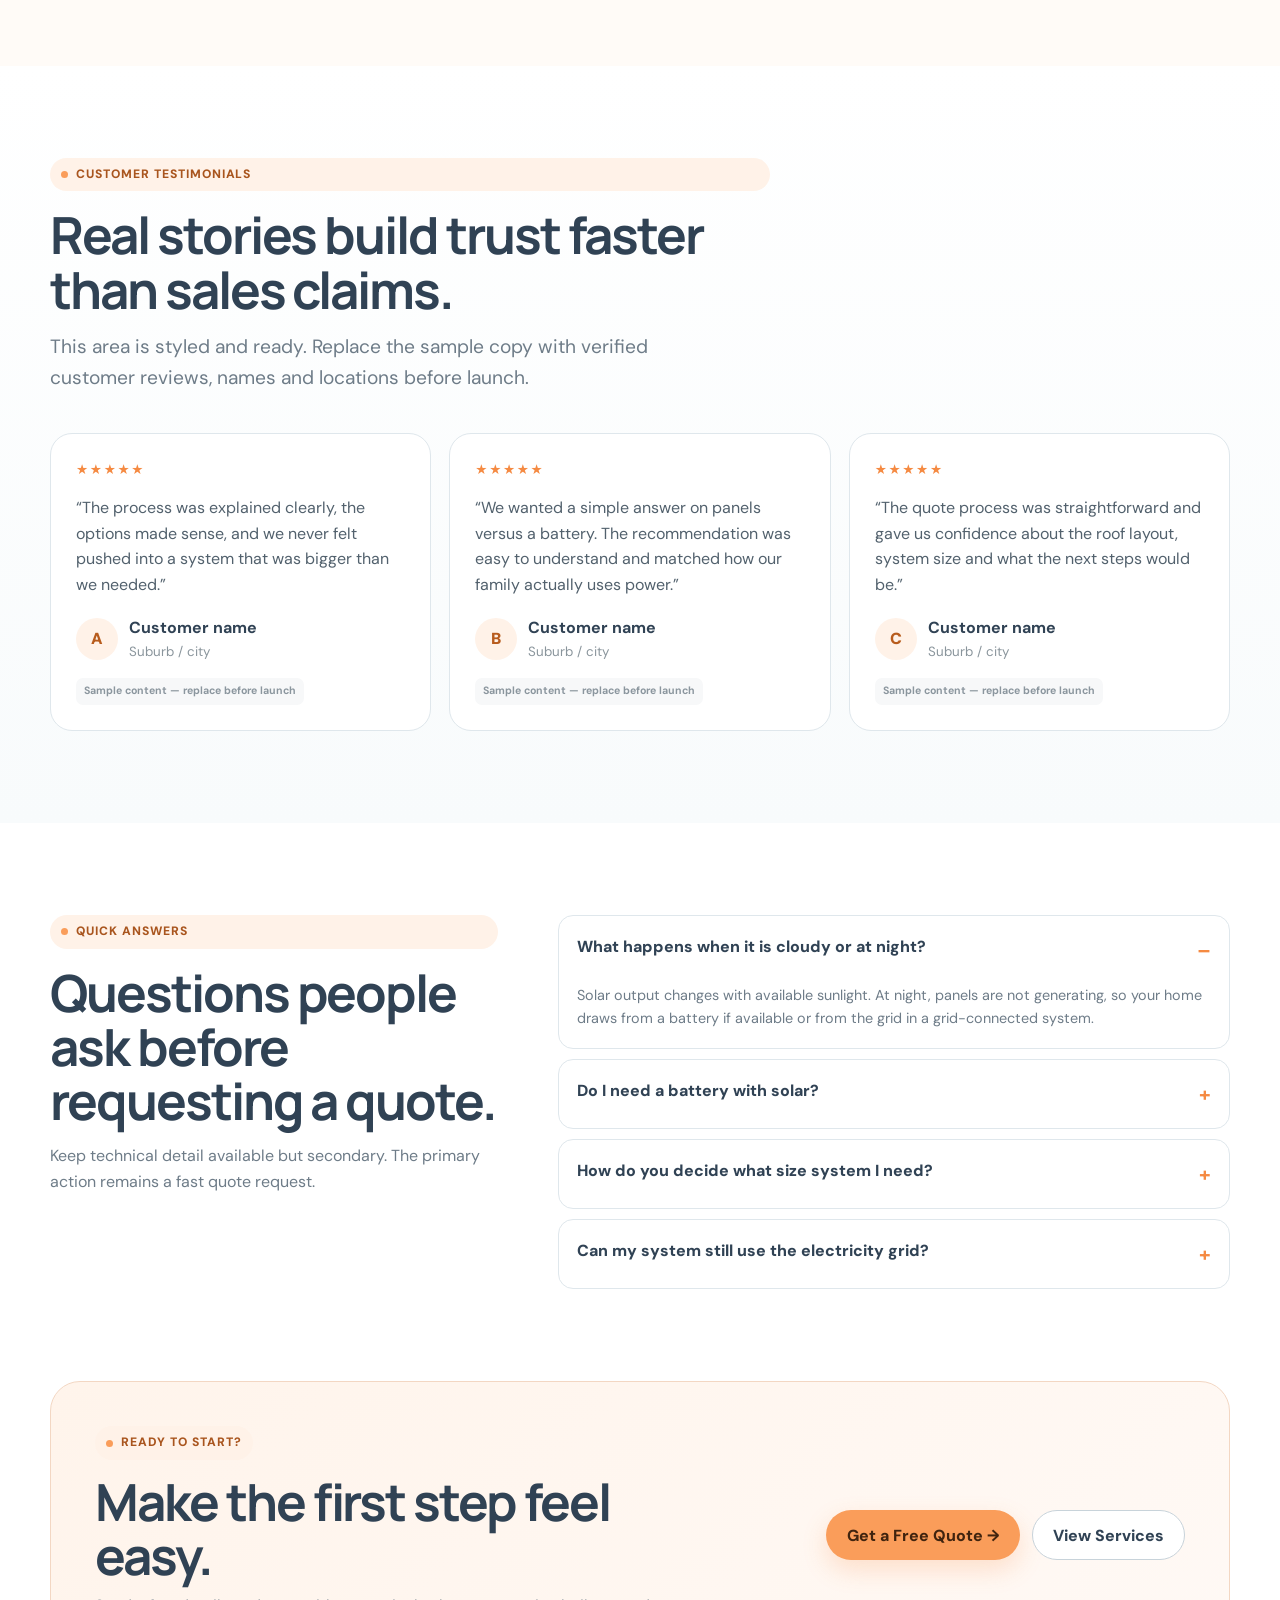
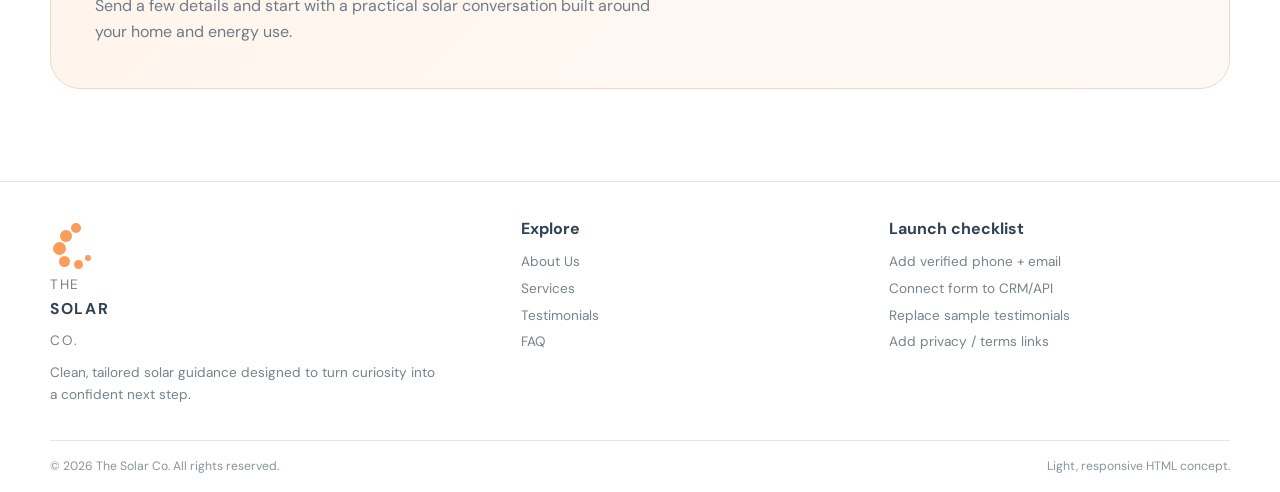
<file: solar-co-website/index.html>
<!doctype html>
<html lang="en">
<head>
<meta charset="utf-8">
<meta name="viewport" content="width=device-width,initial-scale=1">
<meta name="description" content="The Solar Co. — tailored solar and battery solutions designed around your home and energy use.">
<title>The Solar Co. — Smarter Solar for Your Home</title>
<link rel="preconnect" href="https://fonts.googleapis.com">
<link rel="preconnect" href="https://fonts.gstatic.com" crossorigin>
<link href="https://fonts.googleapis.com/css2?family=DM+Sans:wght@400;500;600;700&family=Manrope:wght@600;700;800&display=swap" rel="stylesheet">
<style>
:root{--navy:#304254;--navy2:#243746;--orange:#FA9D5A;--orange2:#F58A42;--peach:#FFF2E8;--cream:#FFFBF7;--sky:#F2F8FB;--line:#DFE7EC;--muted:#6E7C88;--white:#fff;--shadow:0 18px 50px rgba(48,66,84,.10);--max:1180px}*{box-sizing:border-box}html{scroll-behavior:smooth}body{margin:0;background:#fff;color:var(--navy2);font-family:"DM Sans",system-ui,sans-serif;line-height:1.6;-webkit-font-smoothing:antialiased}a{color:inherit;text-decoration:none}button,input,select{font:inherit}.container{width:min(calc(100% - 40px),var(--max));margin:auto}.section{padding:92px 0}.eyebrow{display:inline-flex;align-items:center;gap:8px;padding:7px 11px;border-radius:99px;background:var(--peach);color:#A9551E;font-size:.76rem;font-weight:800;letter-spacing:.08em;text-transform:uppercase}.eyebrow:before{content:"";width:7px;height:7px;border-radius:50%;background:var(--orange)}h1,h2,h3{font-family:"Manrope",sans-serif;color:var(--navy);line-height:1.06;margin:0}h1{font-size:clamp(2.65rem,6vw,5.25rem);letter-spacing:-.055em}h2{font-size:clamp(2rem,4vw,3.5rem);letter-spacing:-.04em}h3{font-size:1.2rem}p{margin:0;color:var(--muted)}.lead{font-size:clamp(1.04rem,1.8vw,1.2rem);max-width:650px}.btn{display:inline-flex;align-items:center;justify-content:center;gap:9px;min-height:50px;padding:0 20px;border-radius:99px;border:1px solid transparent;font-weight:800;transition:.2s}.btn-primary{background:var(--orange);color:#40240F;box-shadow:0 10px 24px rgba(245,138,66,.22)}.btn-primary:hover{transform:translateY(-2px);background:#FFA76B}.btn-outline{background:#fff;border-color:#C8D3DA;color:var(--navy)}.btn-outline:hover{border-color:var(--orange);transform:translateY(-2px)}.site-header{position:sticky;top:0;z-index:50;background:rgba(255,255,255,.94);backdrop-filter:blur(16px);border-bottom:1px solid rgba(223,231,236,.85)}.nav{height:82px;display:flex;align-items:center;justify-content:space-between;gap:24px}.brand{display:flex;align-items:center;gap:14px;min-width:205px}.brand-mark{position:relative;width:48px;height:48px}.brand-mark i{position:absolute;border-radius:50%;background:var(--orange)}.brand-mark i:nth-child(1){width:10px;height:10px;left:21px;top:2px}.brand-mark i:nth-child(2){width:12px;height:12px;left:10px;top:9px}.brand-mark i:nth-child(3){width:13px;height:13px;left:3px;top:21px}.brand-mark i:nth-child(4){width:11px;height:11px;left:9px;top:35px}.brand-mark i:nth-child(5){width:9px;height:9px;left:24px;top:39px}.brand-mark i:nth-child(6){width:6px;height:6px;left:35px;top:34px}.brand-text{font-size:1.08rem;letter-spacing:.12em;color:var(--navy);white-space:nowrap}.brand-text b{font-size:1.15em}.nav-links{display:flex;align-items:center;gap:27px;font-weight:700;font-size:.93rem}.nav-links>a:not(.btn){color:#53626E}.menu{display:none;width:46px;height:46px;border:1px solid var(--line);border-radius:12px;background:#fff;color:var(--navy);font-size:1.3rem}.hero{position:relative;overflow:hidden;padding:74px 0 46px;background:radial-gradient(circle at 77% 14%,rgba(250,157,90,.22),transparent 24%),linear-gradient(180deg,#fff,#fffaf6)}.hero:after{content:"";position:absolute;width:360px;height:360px;border:1px dashed rgba(250,157,90,.42);border-radius:50%;right:-110px;top:-120px}.hero-grid{display:grid;grid-template-columns:1.06fr .94fr;gap:60px;align-items:center;position:relative;z-index:1}.hero-copy{display:grid;gap:23px}.hero-copy h1 span{color:var(--orange2)}.hero-actions{display:flex;gap:12px;flex-wrap:wrap}.hero-points{display:flex;gap:17px;flex-wrap:wrap}.point{display:flex;align-items:center;gap:8px;font-size:.9rem;font-weight:700;color:#586873}.check{width:22px;height:22px;border-radius:50%;display:grid;place-items:center;background:#FFF0E4;color:#C8621D;font-size:.75rem}.quote{background:rgba(255,255,255,.97);border:1px solid #E6E9EB;border-radius:28px;box-shadow:var(--shadow);padding:30px;position:relative}.quote:before{content:"";position:absolute;top:0;left:32px;width:72px;height:5px;background:var(--orange);border-radius:0 0 99px 99px}.quote-head{display:grid;gap:8px;margin-bottom:19px}.quote-head h2{font-size:1.58rem}.quote-head p{font-size:.9rem}.form-grid{display:grid;grid-template-columns:1fr 1fr;gap:12px}.field{display:grid;gap:6px}.field.full{grid-column:1/-1}label{font-weight:800;color:#56646F;font-size:.77rem}input,select{width:100%;min-height:48px;border:1px solid #D9E1E6;border-radius:12px;background:#FBFCFD;padding:12px 14px;color:var(--navy);outline:none}input:focus,select:focus{border-color:var(--orange);box-shadow:0 0 0 4px rgba(250,157,90,.12);background:#fff}.consent{display:flex;align-items:flex-start;gap:9px;margin:13px 0 15px;color:#78858E;font-size:.74rem}.consent input{width:16px;height:16px;min-height:auto;margin-top:2px}.quote .btn{width:100%}.note{text-align:center;font-size:.7rem;margin-top:9px;color:#89959C}.success{display:none;margin-top:12px;padding:11px 13px;background:#F2FAF5;border:1px solid #D8EFDF;border-radius:12px;color:#376246;font-weight:700;font-size:.86rem}.success.show{display:block}.trust{padding-top:28px}.trust-grid{display:grid;grid-template-columns:repeat(3,1fr);border:1px solid var(--line);border-radius:20px;overflow:hidden;background:#fff}.trust-item{display:flex;gap:12px;padding:21px 24px}.trust-item+.trust-item{border-left:1px solid var(--line)}.icon{width:38px;height:38px;flex:0 0 38px;border-radius:12px;background:var(--peach);display:grid;place-items:center}.trust-item b{display:block;color:var(--navy);font-family:"Manrope"}.trust-item span{font-size:.84rem;color:var(--muted)}.about{background:var(--sky)}.about-grid{display:grid;grid-template-columns:.95fr 1.05fr;gap:68px;align-items:center}.visual{min-height:470px;border:1px solid #E4EDF2;border-radius:30px;background:#fff;position:relative;overflow:hidden;box-shadow:0 18px 40px rgba(48,66,84,.07)}.sun{position:absolute;width:118px;height:118px;border-radius:50%;background:var(--orange);right:44px;top:42px;box-shadow:0 0 0 16px rgba(250,157,90,.14),0 0 0 32px rgba(250,157,90,.07)}.house{position:absolute;left:48px;right:48px;bottom:56px;height:170px;background:#F5F8FA;border:1px solid #D9E3E9;border-radius:12px 12px 18px 18px}.house:before{content:"";position:absolute;left:-28px;right:-28px;top:-82px;height:110px;background:var(--navy);clip-path:polygon(50% 0,100% 80%,92% 100%,8% 100%,0 80%)}.panels{position:absolute;left:94px;top:-55px;width:190px;height:76px;display:grid;grid-template-columns:repeat(4,1fr);gap:5px;transform:skewX(-12deg)}.panels i{background:#4E6578;border:2px solid #EEF3F6}.battery{position:absolute;right:26px;bottom:28px;width:86px;height:110px;border:1px solid var(--line);border-radius:15px;background:#fff;display:grid;place-items:center;color:var(--orange2);font-weight:800}.tag{position:absolute;left:28px;top:28px;padding:9px 12px;border-radius:12px;background:#fff;border:1px solid var(--line);font-size:.8rem;font-weight:800;color:var(--navy)}.about-copy{display:grid;gap:23px}.features{display:grid;gap:13px}.feature{display:grid;grid-template-columns:44px 1fr;gap:13px;padding:15px;border:1px solid #DCE7ED;border-radius:16px;background:rgba(255,255,255,.68)}.num{width:44px;height:44px;border-radius:13px;background:var(--peach);display:grid;place-items:center;color:#B65B1C;font-weight:900}.feature p{font-size:.9rem;margin-top:4px}.section-head{display:grid;gap:16px;max-width:720px;margin-bottom:40px}.services{display:grid;grid-template-columns:repeat(3,1fr);gap:18px}.service{border:1px solid var(--line);border-radius:22px;padding:27px;background:#fff;transition:.22s}.service:hover{transform:translateY(-5px);box-shadow:var(--shadow);border-color:#F0C7A9}.service .icon{width:52px;height:52px;margin-bottom:20px}.service p{font-size:.92rem;margin-top:9px}.service ul{list-style:none;margin:16px 0 0;padding:0;display:grid;gap:7px;color:#687781;font-size:.86rem}.service li:before{content:"✓";color:var(--orange2);font-weight:900;margin-right:8px}.how{background:var(--cream)}.steps{display:grid;grid-template-columns:repeat(4,1fr);border:1px solid var(--line);border-radius:22px;overflow:hidden;background:#fff}.step{padding:25px}.step+.step{border-left:1px solid var(--line)}.step-no{width:34px;height:34px;border-radius:50%;background:var(--navy);color:#fff;display:grid;place-items:center;font-size:.8rem;font-weight:900;margin-bottom:16px}.step p{font-size:.85rem;margin-top:7px}.testimonials{background:linear-gradient(180deg,#fff,#F8FBFC)}.reviews{display:grid;grid-template-columns:repeat(3,1fr);gap:18px}.review{border:1px solid var(--line);border-radius:22px;padding:25px;background:#fff}.stars{color:var(--orange2);letter-spacing:.12em;font-size:.85rem;margin-bottom:14px}.review q{display:block;color:#52616D;font-size:1rem;margin-bottom:18px}.person{display:flex;align-items:center;gap:11px}.avatar{width:42px;height:42px;border-radius:50%;background:var(--peach);display:grid;place-items:center;color:#B85C1D;font-weight:900}.person b{display:block;color:var(--navy)}.person small{display:block;color:#8A959C}.sample{display:inline-block;margin-top:16px;padding:5px 8px;border-radius:7px;background:#F7F8F9;color:#8B969E;font-size:.66rem;font-weight:700}.faq-grid{display:grid;grid-template-columns:.8fr 1.2fr;gap:60px;align-items:start}.faq-list{display:grid;gap:10px}details{border:1px solid var(--line);border-radius:15px;background:#fff;padding:0 18px}summary{list-style:none;padding:18px 0;font-weight:800;color:var(--navy);cursor:pointer;display:flex;justify-content:space-between;gap:14px}summary::-webkit-details-marker{display:none}summary:after{content:"+";color:var(--orange2);font-size:1.25rem}details[open] summary:after{content:"–"}details p{padding:0 0 18px;font-size:.9rem}.cta-wrap{padding:0 0 92px}.cta{display:grid;grid-template-columns:1.1fr .9fr;gap:30px;align-items:center;padding:44px;border:1px solid #F3D7C3;border-radius:30px;background:linear-gradient(135deg,#FFF4EB,#FFF9F5)}.cta p{margin-top:11px}.cta-actions{display:flex;gap:12px;justify-content:flex-end;flex-wrap:wrap}footer{border-top:1px solid var(--line)}.footer{padding:34px 0;display:grid;grid-template-columns:1.3fr 1fr 1fr;gap:28px}.footer p,.footer a,.footer span{font-size:.85rem;color:#76838C}.footer b{display:block;color:var(--navy);margin-bottom:9px}.footer a,.footer span{display:block;margin:5px 0}.foot-bottom{border-top:1px solid var(--line);padding:16px 0;color:#89949B;font-size:.76rem;display:flex;justify-content:space-between;gap:20px}.mobile-cta{display:none}@media(max-width:980px){.nav-links{display:none;position:absolute;top:82px;left:20px;right:20px;background:#fff;border:1px solid var(--line);border-radius:18px;box-shadow:var(--shadow);padding:14px;flex-direction:column;align-items:stretch;gap:3px}.nav-links.open{display:flex}.nav-links>a{padding:11px}.menu{display:block}.hero-grid,.about-grid,.faq-grid,.cta{grid-template-columns:1fr}.services,.reviews{grid-template-columns:1fr 1fr}.steps{grid-template-columns:1fr 1fr}.step:nth-child(3){border-left:0;border-top:1px solid var(--line)}.step:nth-child(4){border-top:1px solid var(--line)}.cta-actions{justify-content:flex-start}}@media(max-width:680px){.container{width:min(calc(100% - 28px),var(--max))}.section{padding:70px 0}.nav{height:72px}.nav-links{top:72px}.brand-text{font-size:.9rem}.brand-mark{transform:scale(.86);transform-origin:left center;margin-right:-5px}.hero{padding:38px 0 26px}.hero-grid{gap:32px}.hero-actions .btn{width:100%}.quote{padding:22px;border-radius:22px}.form-grid{grid-template-columns:1fr}.field.full{grid-column:auto}.trust-grid{grid-template-columns:1fr}.trust-item+.trust-item{border-left:0;border-top:1px solid var(--line)}.services,.reviews,.steps{grid-template-columns:1fr}.step+.step{border-left:0;border-top:1px solid var(--line)}.visual{min-height:410px}.house{left:28px;right:28px}.panels{left:58px;width:165px}.cta{padding:28px 22px}.cta-actions .btn{width:100%}.footer{grid-template-columns:1fr}.foot-bottom{flex-direction:column}body{padding-bottom:74px}.mobile-cta{display:grid;grid-template-columns:1fr 1.25fr;gap:8px;position:fixed;left:0;right:0;bottom:0;z-index:60;padding:9px 12px;background:rgba(255,255,255,.96);backdrop-filter:blur(14px);border-top:1px solid var(--line)}.mobile-cta .btn{min-height:46px;padding:0 11px;font-size:.88rem}}
</style>
</head>
<body>
<header class="site-header"><div class="container nav"><a class="brand" href="#home" aria-label="The Solar Co home"><span class="brand-mark" aria-hidden="true"><i></i><i></i><i></i><i></i><i></i><i></i></span><span class="brand-text">THE <b>SOLAR</b> CO.</span></a><nav class="nav-links" id="navLinks"><a href="#about">About</a><a href="#services">Services</a><a href="#testimonials">Testimonials</a><a href="#faq">FAQ</a><a class="btn btn-primary" href="#quote">Get a Free Quote →</a></nav><button class="menu" id="menu" aria-label="Open menu" aria-expanded="false">☰</button></div></header>
<main>
<section class="hero" id="home"><div class="container hero-grid"><div class="hero-copy"><span class="eyebrow">Smarter home energy</span><h1>Solar that fits your <span>home</span>, not the other way around.</h1><p class="lead">A clean, straightforward path to the right solar setup. We help you understand your usage, your roof and your options before you make a decision.</p><div class="hero-actions"><a class="btn btn-primary" href="#quote">Get My Free Solar Quote →</a><a class="btn btn-outline" href="#services">Explore Solar Options</a></div><div class="hero-points"><div class="point"><span class="check">✓</span>Tailored system design</div><div class="point"><span class="check">✓</span>Battery-ready options</div><div class="point"><span class="check">✓</span>Clear, no-pressure advice</div></div></div><div class="quote" id="quote"><div class="quote-head"><span class="eyebrow">Free solar assessment</span><h2>See what solar could look like for your home.</h2><p>Tell us a few basics and a solar specialist can take the next step with you.</p></div><form id="leadForm"><div class="form-grid"><div class="field"><label for="name">Full name</label><input id="name" required autocomplete="name" placeholder="Your name"></div><div class="field"><label for="postcode">Postcode</label><input id="postcode" required autocomplete="postal-code" placeholder="Postcode"></div><div class="field"><label for="phone">Phone</label><input id="phone" required autocomplete="tel" placeholder="Best contact number"></div><div class="field"><label for="email">Email</label><input id="email" type="email" required autocomplete="email" placeholder="you@example.com"></div><div class="field full"><label for="bill">Average electricity bill</label><select id="bill" required><option value="">Select an approximate range</option><option>Under $150 / month</option><option>$150–$250 / month</option><option>$250–$400 / month</option><option>$400+ / month</option><option>Not sure</option></select></div></div><label class="consent"><input type="checkbox" required><span>I agree to be contacted about a solar quote. Replace this with final privacy wording before launch.</span></label><button class="btn btn-primary" type="submit">Request My Free Quote →</button><p class="note">Front-end demo only — connect this form to your CRM, email service or API before launch.</p><div class="success" id="success">Thanks — the demo form is working. Connect your lead endpoint to make submissions live.</div></form></div></div><div class="container trust"><div class="trust-grid"><div class="trust-item"><div class="icon">⌂</div><div><b>Designed around your roof</b><span>Orientation, pitch and shade all shape the right solution.</span></div></div><div class="trust-item"><div class="icon">☀</div><div><b>Built around your energy use</b><span>Match system size to when and how your household uses power.</span></div></div><div class="trust-item"><div class="icon">▣</div><div><b>Plan for batteries, too</b><span>Store excess daytime generation for later use when it suits your goals.</span></div></div></div></div></section>
<section class="section about" id="about"><div class="container about-grid"><div class="visual"><div class="tag">Solar + battery, simplified</div><div class="sun"></div><div class="house"><div class="panels"><i></i><i></i><i></i><i></i><i></i><i></i><i></i><i></i></div><div class="battery">BATTERY</div></div></div><div class="about-copy"><span class="eyebrow">About The Solar Co.</span><h2>There is no one-size-fits-all solar system.</h2><p class="lead">A better solar plan starts with understanding your home and the way you use electricity. The aim is simple: recommend a system that makes sense for your property, lifestyle and future plans.</p><div class="features"><div class="feature"><div class="num">01</div><div><h3>Understand your energy profile</h3><p>Look at your usage patterns, current costs and what you want solar to achieve.</p></div></div><div class="feature"><div class="num">02</div><div><h3>Review your roof</h3><p>Consider usable roof space, orientation, pitch and potential shading before sizing a system.</p></div></div><div class="feature"><div class="num">03</div><div><h3>Design the right setup</h3><p>Compare panel-only, battery-ready and solar-plus-storage options in plain language.</p></div></div></div></div></div></section>
<section class="section" id="services"><div class="container"><div class="section-head"><span class="eyebrow">Solar services</span><h2>Simple options. Clear next steps.</h2><p class="lead">From first-time solar to adding storage, each pathway is built to move visitors toward the right conversation without overwhelming them.</p></div><div class="services"><article class="service"><div class="icon">⌂</div><h3>Residential Solar</h3><p>A tailored panel system designed around your roof, energy profile and practical goals.</p><ul><li>Roof and usage review</li><li>System sizing options</li><li>Quote-ready recommendations</li></ul></article><article class="service"><div class="icon">▣</div><h3>Solar + Battery</h3><p>Store excess daytime generation so more of your solar energy is available when you need it later.</p><ul><li>Storage needs review</li><li>Battery-ready planning</li><li>Backup options discussion</li></ul></article><article class="service"><div class="icon">↗</div><h3>System Upgrades</h3><p>Plan additions or improvements around changing household needs, batteries or future electrification.</p><ul><li>Existing system review</li><li>Expansion pathways</li><li>Future-ready planning</li></ul></article></div></div></section>
<section class="section how"><div class="container"><div class="section-head"><span class="eyebrow">How solar works</span><h2>From sunlight to usable home energy.</h2><p class="lead">A short visual explanation gives new visitors enough confidence to take the next step without turning the website into a technical manual.</p></div><div class="steps"><div class="step"><div class="step-no">1</div><h3>Sunlight</h3><p>Solar panels capture sunlight and generate DC electricity.</p></div><div class="step"><div class="step-no">2</div><h3>Inverter</h3><p>The inverter converts DC electricity into AC power your home can use.</p></div><div class="step"><div class="step-no">3</div><h3>Your home</h3><p>Your appliances use available solar energy before drawing additional electricity from the grid.</p></div><div class="step"><div class="step-no">4</div><h3>Store or export</h3><p>Excess energy can be stored in a battery or exported to the grid, depending on your setup.</p></div></div></div></section>
<section class="section testimonials" id="testimonials"><div class="container"><div class="section-head"><span class="eyebrow">Customer testimonials</span><h2>Real stories build trust faster than sales claims.</h2><p class="lead">This area is styled and ready. Replace the sample copy with verified customer reviews, names and locations before launch.</p></div><div class="reviews"><article class="review"><div class="stars">★★★★★</div><q>The process was explained clearly, the options made sense, and we never felt pushed into a system that was bigger than we needed.</q><div class="person"><div class="avatar">A</div><div><b>Customer name</b><small>Suburb / city</small></div></div><span class="sample">Sample content — replace before launch</span></article><article class="review"><div class="stars">★★★★★</div><q>We wanted a simple answer on panels versus a battery. The recommendation was easy to understand and matched how our family actually uses power.</q><div class="person"><div class="avatar">B</div><div><b>Customer name</b><small>Suburb / city</small></div></div><span class="sample">Sample content — replace before launch</span></article><article class="review"><div class="stars">★★★★★</div><q>The quote process was straightforward and gave us confidence about the roof layout, system size and what the next steps would be.</q><div class="person"><div class="avatar">C</div><div><b>Customer name</b><small>Suburb / city</small></div></div><span class="sample">Sample content — replace before launch</span></article></div></div></section>
<section class="section" id="faq"><div class="container faq-grid"><div class="section-head" style="margin-bottom:0"><span class="eyebrow">Quick answers</span><h2>Questions people ask before requesting a quote.</h2><p>Keep technical detail available but secondary. The primary action remains a fast quote request.</p></div><div class="faq-list"><details open><summary>What happens when it is cloudy or at night?</summary><p>Solar output changes with available sunlight. At night, panels are not generating, so your home draws from a battery if available or from the grid in a grid-connected system.</p></details><details><summary>Do I need a battery with solar?</summary><p>No. A panel-only system can still be useful. A battery can store excess solar energy for later use, so the best option depends on your usage pattern, goals and budget.</p></details><details><summary>How do you decide what size system I need?</summary><p>System design should consider your energy profile together with roof space, orientation, pitch, shading and what you want to achieve by going solar.</p></details><details><summary>Can my system still use the electricity grid?</summary><p>Yes. Many residential solar systems remain grid-connected. Your home can use solar when available and draw additional energy from the grid when required.</p></details></div></div></section>
<section class="cta-wrap"><div class="container"><div class="cta"><div><span class="eyebrow">Ready to start?</span><h2 style="margin-top:14px">Make the first step feel easy.</h2><p>Send a few details and start with a practical solar conversation built around your home and energy use.</p></div><div class="cta-actions"><a class="btn btn-primary" href="#quote">Get a Free Quote →</a><a class="btn btn-outline" href="#services">View Services</a></div></div></div></section>
</main>
<footer><div class="container footer"><div><a class="brand" href="#home"><span class="brand-mark" aria-hidden="true"><i></i><i></i><i></i><i></i><i></i><i></i></span><span class="brand-text">THE <b>SOLAR</b> CO.</span></a><p style="margin-top:10px;max-width:390px">Clean, tailored solar guidance designed to turn curiosity into a confident next step.</p></div><div><b>Explore</b><a href="#about">About Us</a><a href="#services">Services</a><a href="#testimonials">Testimonials</a><a href="#faq">FAQ</a></div><div><b>Launch checklist</b><span>Add verified phone + email</span><span>Connect form to CRM/API</span><span>Replace sample testimonials</span><span>Add privacy / terms links</span></div></div><div class="container foot-bottom"><span>© <span id="year"></span> The Solar Co. All rights reserved.</span><span>Light, responsive HTML concept.</span></div></footer>
<div class="mobile-cta"><a class="btn btn-outline" href="#services">Services</a><a class="btn btn-primary" href="#quote">Free Quote →</a></div>
<script>
const menu=document.getElementById('menu'),nav=document.getElementById('navLinks');menu.addEventListener('click',()=>{const o=nav.classList.toggle('open');menu.setAttribute('aria-expanded',o);menu.textContent=o?'×':'☰'});nav.querySelectorAll('a').forEach(a=>a.addEventListener('click',()=>{nav.classList.remove('open');menu.setAttribute('aria-expanded','false');menu.textContent='☰'}));const form=document.getElementById('leadForm'),success=document.getElementById('success');form.addEventListener('submit',e=>{e.preventDefault();if(!form.checkValidity()){form.reportValidity();return}success.classList.add('show');success.scrollIntoView({behavior:'smooth',block:'nearest'})});document.getElementById('year').textContent=new Date().getFullYear();
</script>
</body>
</html>
</file>
